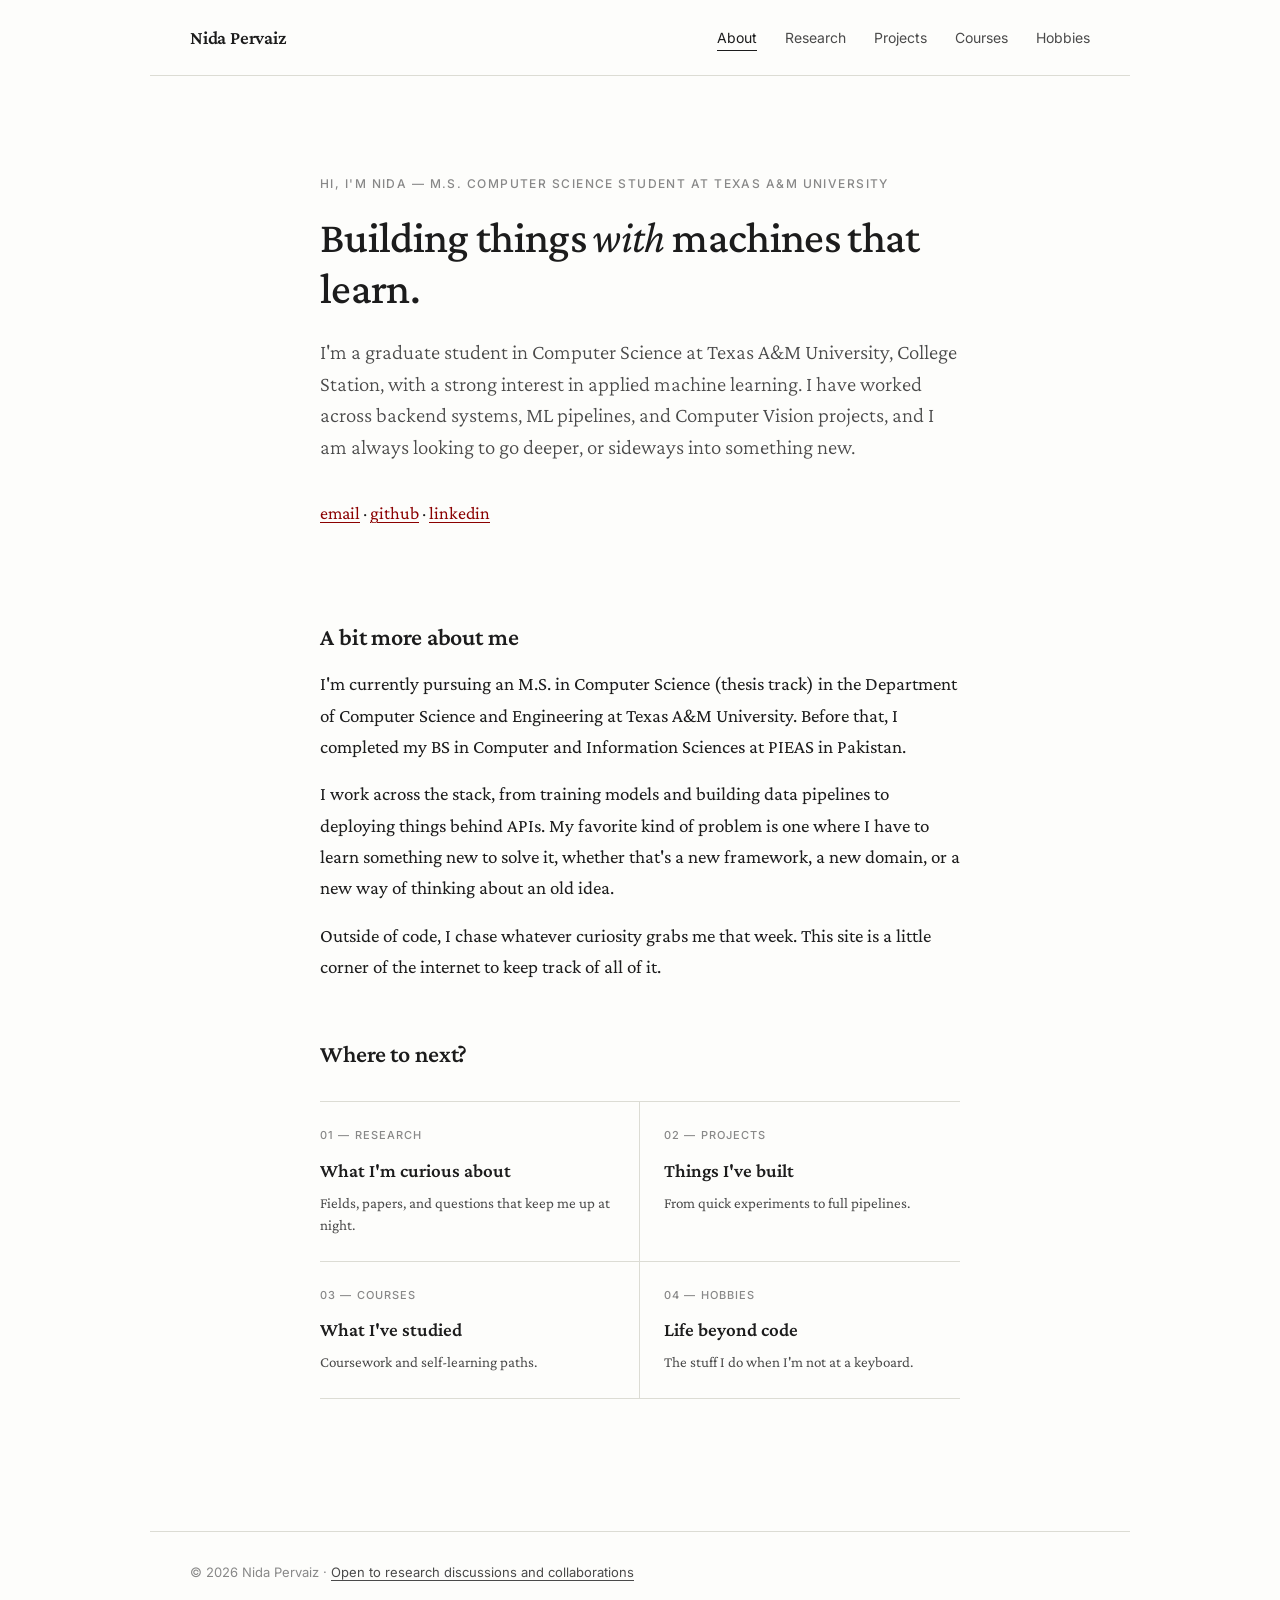
<file: index.html>
<!DOCTYPE html>
<html lang="en">
<head>
  <meta charset="UTF-8">
  <meta name="viewport" content="width=device-width, initial-scale=1.0">
  <title>Nida Pervaiz — AI Engineer</title>
  <link rel="stylesheet" href="styles.css">
</head>
<body>
  <nav class="nav">
    <a href="index.html" class="nav-logo"><span class="dot"></span> Nida Pervaiz</a>
    <ul class="nav-links">
      <li><a href="index.html" class="active">About</a></li>
      <li><a href="research.html">Research</a></li>
      <li><a href="projects.html">Projects</a></li>
      <li><a href="courses.html">Courses</a></li>
      <li><a href="hobbies.html">Hobbies</a></li>
    </ul>
  </nav>
  <main>
    <section class="hero">
      <div class="hero-grid">
        <div>
          <span class="eyebrow fade-up">Hi, I'm Nida — M.S. Computer Science student at Texas A&amp;M University</span>
          <h1 class="page-title fade-up">Building things <em>with</em> machines that learn.</h1>
          <p class="lead fade-up">I'm a graduate student in Computer Science at Texas A&amp;M University, College Station, with a strong interest in applied machine learning. I have worked across backend systems, ML pipelines, and Computer Vision projects, and I am always looking to go deeper, or sideways into something new.</p>
          <p class="fade-up" style="font-family: var(--font-mono); font-size: 18px;">
            <a href="mailto:nida-pervaiz@tamu.edu">email</a> ·
            <a href="https://github.com/nida-akhtar">github</a> ·
            <a href="https://linkedin.com/in/nidapakhtar">linkedin</a>
          </p>
        </div>
        <div class="hero-blob fade-up">N</div>
      </div>
    </section>
    <div class="marquee">
      <div class="marquee-track">
        <span>Machine Learning <span class="star">✦</span> Computer Vision <span class="star">✦</span> Backend Systems <span class="star">✦</span> Curiosity-driven <span class="star">✦</span> Always learning <span class="star">✦</span></span>
        <span>Machine Learning <span class="star">✦</span> Computer Vision <span class="star">✦</span> Backend Systems <span class="star">✦</span> Curiosity-driven <span class="star">✦</span> Always learning <span class="star">✦</span></span>
      </div>
    </div>
    <section>
      <h2>A bit more about me</h2>
      <p>I'm currently pursuing an M.S. in Computer Science (thesis track) in the Department of Computer Science and Engineering at Texas A&amp;M University. Before that, I completed my BS in Computer and Information Sciences at PIEAS in Pakistan.</p>
      <p>I work across the stack, from training models and building data pipelines to deploying things behind APIs. My favorite kind of problem is one where I have to learn something new to solve it, whether that's a new framework, a new domain, or a new way of thinking about an old idea.</p>
      <p>Outside of code, I chase whatever curiosity grabs me that week. This site is a little corner of the internet to keep track of all of it.</p>
    </section>
    <section>
      <h2>Where to next?</h2>
      <div class="card-grid">
        <a href="research.html" class="card" style="text-decoration:none;">
          <span class="tag">01 — Research</span>
          <h3>What I'm curious about</h3>
          <p>Fields, papers, and questions that keep me up at night.</p>
        </a>
        <a href="projects.html" class="card teal" style="text-decoration:none;">
          <span class="tag">02 — Projects</span>
          <h3>Things I've built</h3>
          <p>From quick experiments to full pipelines.</p>
        </a>
        <a href="courses.html" class="card yellow" style="text-decoration:none;">
          <span class="tag">03 — Courses</span>
          <h3>What I've studied</h3>
          <p>Coursework and self-learning paths.</p>
        </a>
        <a href="hobbies.html" class="card purple" style="text-decoration:none;">
          <span class="tag">04 — Hobbies</span>
          <h3>Life beyond code</h3>
          <p>The stuff I do when I'm not at a keyboard.</p>
        </a>
      </div>
    </section>
  </main>
  <footer>
    © 2026 Nida Pervaiz ·
    <a href="mailto:nida-pervaiz@tamu.edu">Open to research discussions and collaborations</a>
  </footer>
</body>
</html>
</file>
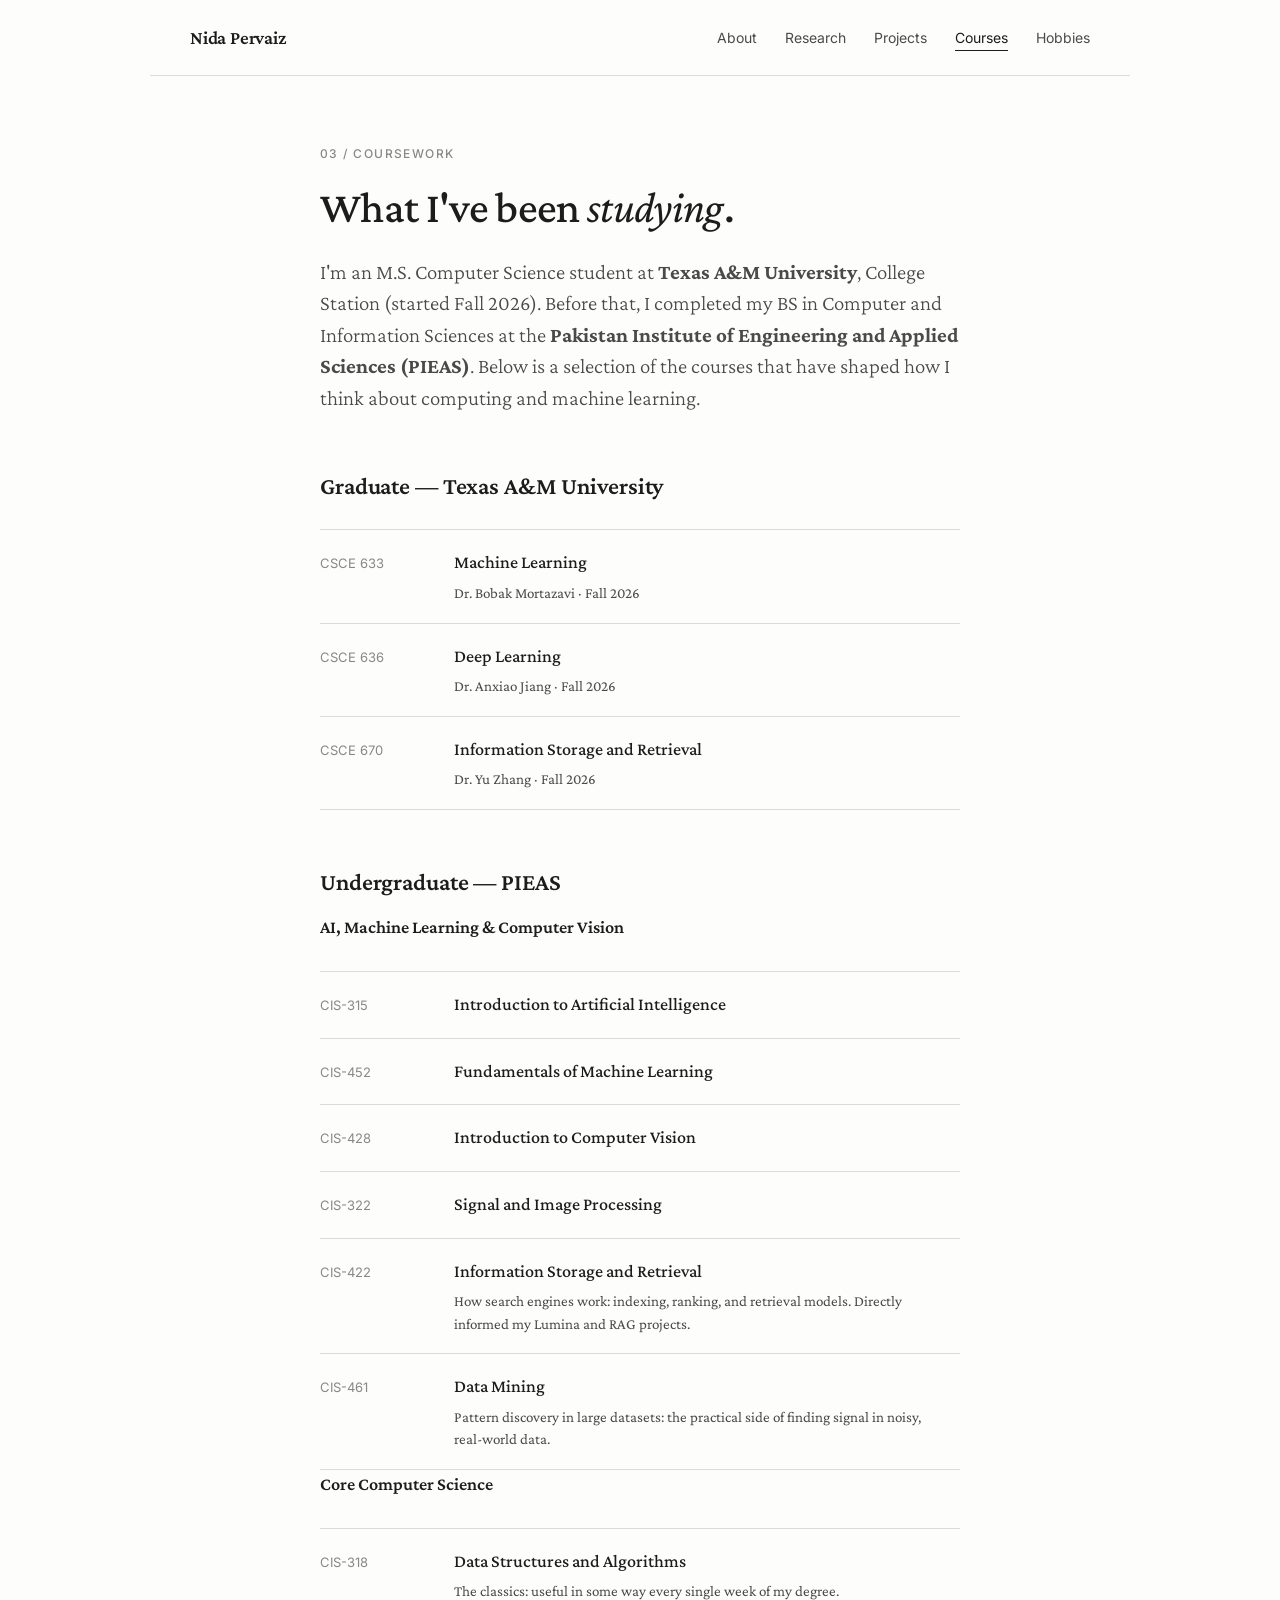
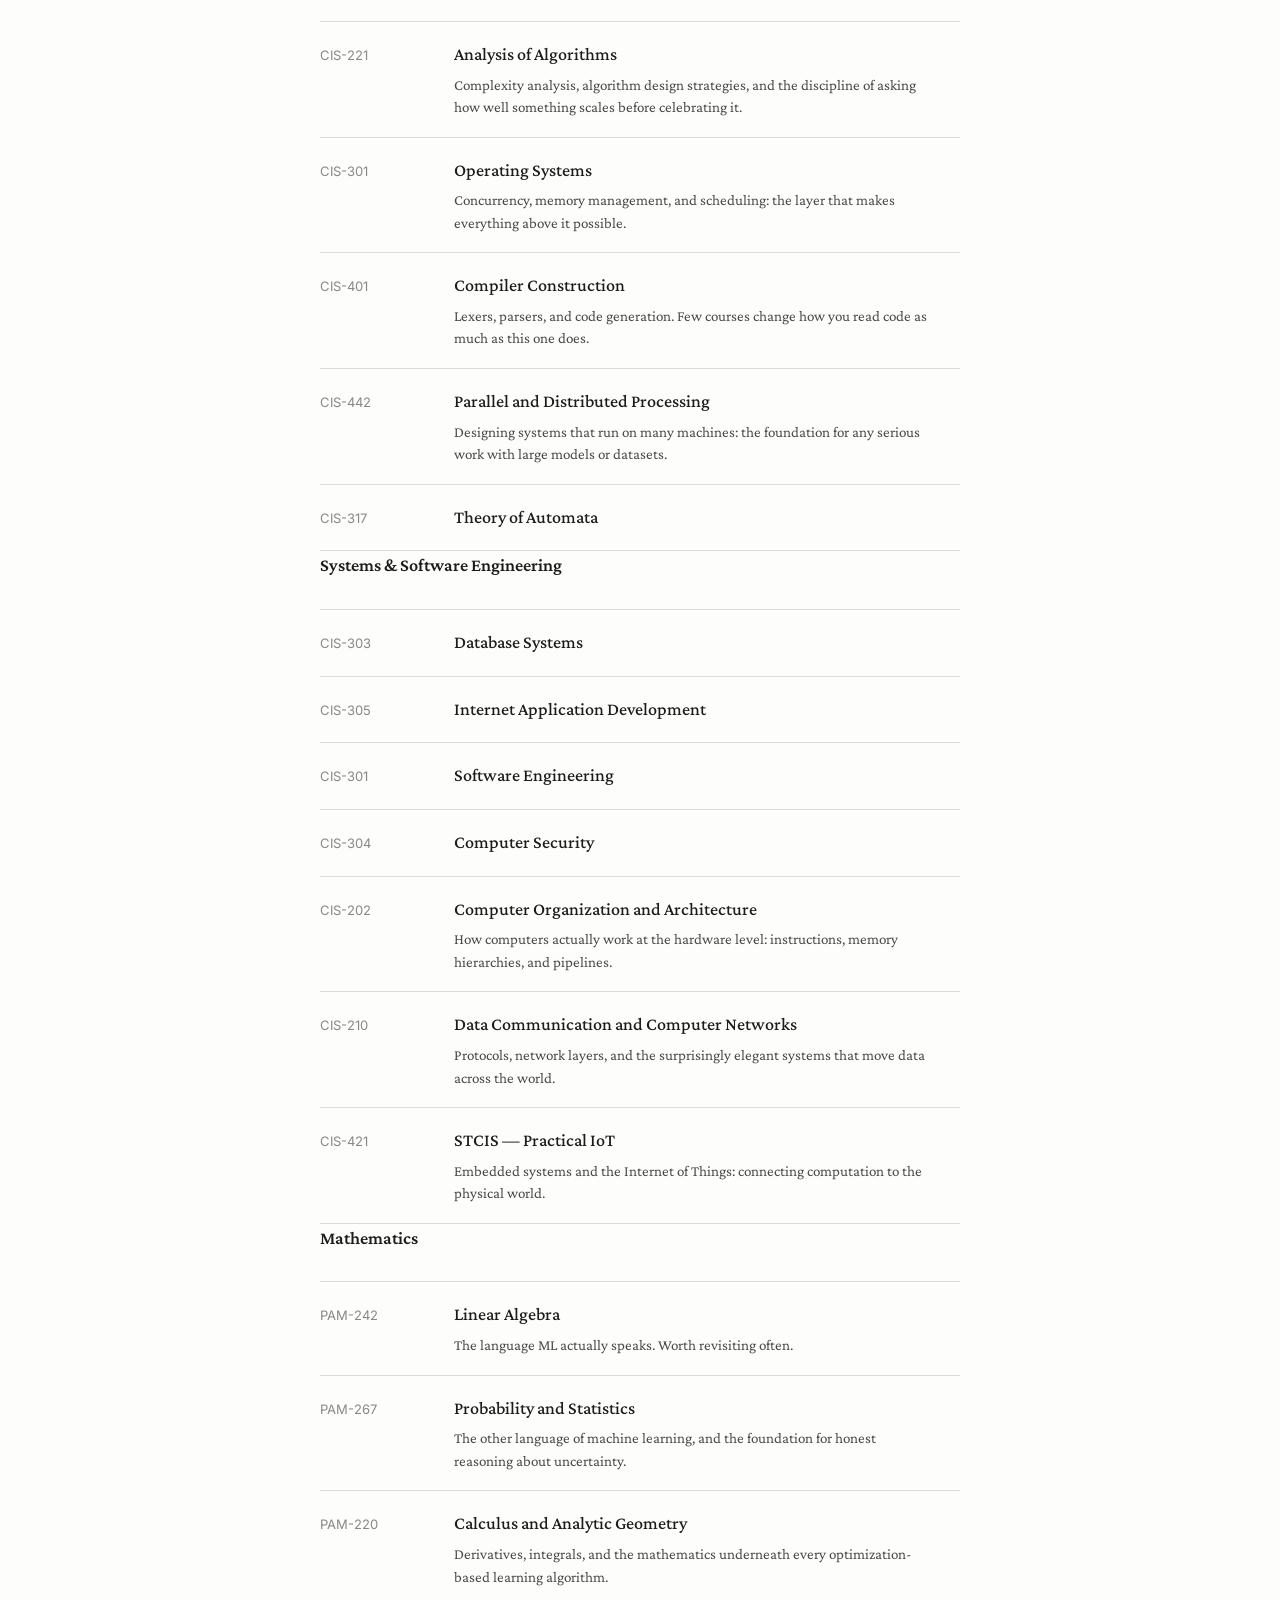
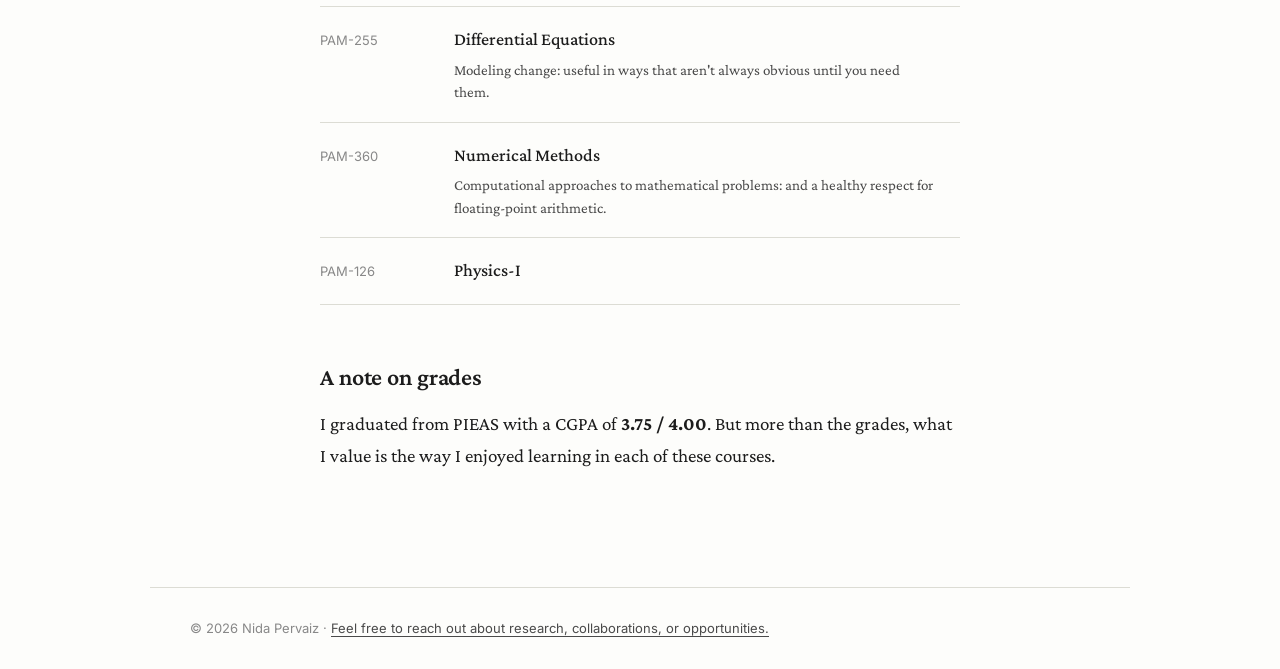
<file: courses.html>
<!DOCTYPE html>
<html lang="en">
<head>
  <meta charset="UTF-8">
  <meta name="viewport" content="width=device-width, initial-scale=1.0">
  <title>Courses — Nida Pervaiz</title>
  <link rel="stylesheet" href="styles.css">
</head>
<body>

  <nav class="nav">
    <a href="index.html" class="nav-logo"><span class="dot"></span> Nida Pervaiz</a>
    <ul class="nav-links">
      <li><a href="index.html">About</a></li>
      <li><a href="research.html">Research</a></li>
      <li><a href="projects.html">Projects</a></li>
      <li><a href="courses.html" class="active">Courses</a></li>
      <li><a href="hobbies.html">Hobbies</a></li>
    </ul>
  </nav>

  <main>
    <span class="eyebrow fade-up">03 / Coursework</span>
    <h1 class="page-title fade-up">What I've been <em>studying</em>.</h1>
    <p class="lead fade-up">I'm an M.S. Computer Science student at <strong>Texas A&amp;M University</strong>, College Station (started Fall 2026). Before that, I completed my BS in Computer and Information Sciences at the <strong>Pakistan Institute of Engineering and Applied Sciences (PIEAS)</strong>. Below is a selection of the courses that have shaped how I think about computing and machine learning.</p>

    <h2>Graduate — Texas A&amp;M University</h2>
    <div class="list-block fade-up">
      <div class="list-row">
        <div class="meta">CSCE 633</div>
        <div>
          <div class="title">Machine Learning</div>
          <div class="desc">Dr. Bobak Mortazavi · Fall 2026</div>
        </div>
      </div>
      <div class="list-row">
        <div class="meta">CSCE 636</div>
        <div>
          <div class="title">Deep Learning</div>
          <div class="desc">Dr. Anxiao Jiang · Fall 2026</div>
        </div>
      </div>
      <div class="list-row">
        <div class="meta">CSCE 670</div>
        <div>
          <div class="title">Information Storage and Retrieval</div>
          <div class="desc">Dr. Yu Zhang · Fall 2026</div>
        </div>
      </div>
    </div>

    <h2>Undergraduate — PIEAS</h2>

    <h3>AI, Machine Learning &amp; Computer Vision</h3>
    <div class="list-block">
      <div class="list-row">
        <div class="meta">CIS-315</div>
        <div>
          <div class="title">Introduction to Artificial Intelligence</div>
        </div>
      </div>
      <div class="list-row">
        <div class="meta">CIS-452</div>
        <div>
          <div class="title">Fundamentals of Machine Learning</div>
        </div>
      </div>
      <div class="list-row">
        <div class="meta">CIS-428</div>
        <div>
          <div class="title">Introduction to Computer Vision</div>
        </div>
      </div>
      <div class="list-row">
        <div class="meta">CIS-322</div>
        <div>
          <div class="title">Signal and Image Processing</div>
        </div>
      </div>
      <div class="list-row">
        <div class="meta">CIS-422</div>
        <div>
          <div class="title">Information Storage and Retrieval</div>
          <div class="desc">How search engines work: indexing, ranking, and retrieval models. Directly informed my Lumina and RAG projects.</div>
        </div>
      </div>
      <div class="list-row">
        <div class="meta">CIS-461</div>
        <div>
          <div class="title">Data Mining</div>
          <div class="desc">Pattern discovery in large datasets: the practical side of finding signal in noisy, real-world data.</div>
        </div>
      </div>
    </div>

    <h3>Core Computer Science</h3>
    <div class="list-block">
      <div class="list-row">
        <div class="meta">CIS-318</div>
        <div>
          <div class="title">Data Structures and Algorithms</div>
          <div class="desc">The classics: useful in some way every single week of my degree.</div>
        </div>
      </div>
      <div class="list-row">
        <div class="meta">CIS-221</div>
        <div>
          <div class="title">Analysis of Algorithms</div>
          <div class="desc">Complexity analysis, algorithm design strategies, and the discipline of asking how well something scales before celebrating it.</div>
        </div>
      </div>
      <div class="list-row">
        <div class="meta">CIS-301</div>
        <div>
          <div class="title">Operating Systems</div>
          <div class="desc">Concurrency, memory management, and scheduling: the layer that makes everything above it possible.</div>
        </div>
      </div>
      <div class="list-row">
        <div class="meta">CIS-401</div>
        <div>
          <div class="title">Compiler Construction</div>
          <div class="desc">Lexers, parsers, and code generation. Few courses change how you read code as much as this one does.</div>
        </div>
      </div>
      <div class="list-row">
        <div class="meta">CIS-442</div>
        <div>
          <div class="title">Parallel and Distributed Processing</div>
          <div class="desc">Designing systems that run on many machines: the foundation for any serious work with large models or datasets.</div>
        </div>
      </div>
      <div class="list-row">
        <div class="meta">CIS-317</div>
        <div>
          <div class="title">Theory of Automata</div>
        </div>
      </div>
    </div>

    <h3>Systems &amp; Software Engineering</h3>
    <div class="list-block">
      <div class="list-row">
        <div class="meta">CIS-303</div>
        <div>
          <div class="title">Database Systems</div>
        </div>
      </div>
      <div class="list-row">
        <div class="meta">CIS-305</div>
        <div>
          <div class="title">Internet Application Development</div>
        </div>
      </div>
      <div class="list-row">
        <div class="meta">CIS-301</div>
        <div>
          <div class="title">Software Engineering</div>
        </div>
      </div>
      <div class="list-row">
        <div class="meta">CIS-304</div>
        <div>
          <div class="title">Computer Security</div>
        </div>
      </div>
      <div class="list-row">
        <div class="meta">CIS-202</div>
        <div>
          <div class="title">Computer Organization and Architecture</div>
          <div class="desc">How computers actually work at the hardware level: instructions, memory hierarchies, and pipelines.</div>
        </div>
      </div>
      <div class="list-row">
        <div class="meta">CIS-210</div>
        <div>
          <div class="title">Data Communication and Computer Networks</div>
          <div class="desc">Protocols, network layers, and the surprisingly elegant systems that move data across the world.</div>
        </div>
      </div>
      <div class="list-row">
        <div class="meta">CIS-421</div>
        <div>
          <div class="title">STCIS — Practical IoT</div>
          <div class="desc">Embedded systems and the Internet of Things: connecting computation to the physical world.</div>
        </div>
      </div>
    </div>

    <h3>Mathematics</h3>
    <div class="list-block">
      <div class="list-row">
        <div class="meta">PAM-242</div>
        <div>
          <div class="title">Linear Algebra</div>
          <div class="desc">The language ML actually speaks. Worth revisiting often.</div>
        </div>
      </div>
      <div class="list-row">
        <div class="meta">PAM-267</div>
        <div>
          <div class="title">Probability and Statistics</div>
          <div class="desc">The other language of machine learning, and the foundation for honest reasoning about uncertainty.</div>
        </div>
      </div>
      <div class="list-row">
        <div class="meta">PAM-220</div>
        <div>
          <div class="title">Calculus and Analytic Geometry</div>
          <div class="desc">Derivatives, integrals, and the mathematics underneath every optimization-based learning algorithm.</div>
        </div>
      </div>
      <div class="list-row">
        <div class="meta">PAM-255</div>
        <div>
          <div class="title">Differential Equations</div>
          <div class="desc">Modeling change: useful in ways that aren't always obvious until you need them.</div>
        </div>
      </div>
      <div class="list-row">
        <div class="meta">PAM-360</div>
        <div>
          <div class="title">Numerical Methods</div>
          <div class="desc">Computational approaches to mathematical problems: and a healthy respect for floating-point arithmetic.</div>
        </div>
      </div>
      <div class="list-row">
        <div class="meta">PAM-126</div>
        <div>
          <div class="title">Physics-I</div>
        </div>
      </div>
    </div>

    <h2>A note on grades</h2>
    <p>I graduated from PIEAS with a CGPA of <strong>3.75 / 4.00</strong>. But more than the grades, what I value is the way I enjoyed learning in each of these courses.</p>
  </main>

  <footer>
    © 2026 Nida Pervaiz ·
    <a href="mailto:nida-pervaiz@tamu.edu">Feel free to reach out about research, collaborations, or opportunities.</a>
  </footer>

</body>
</html>
</file>
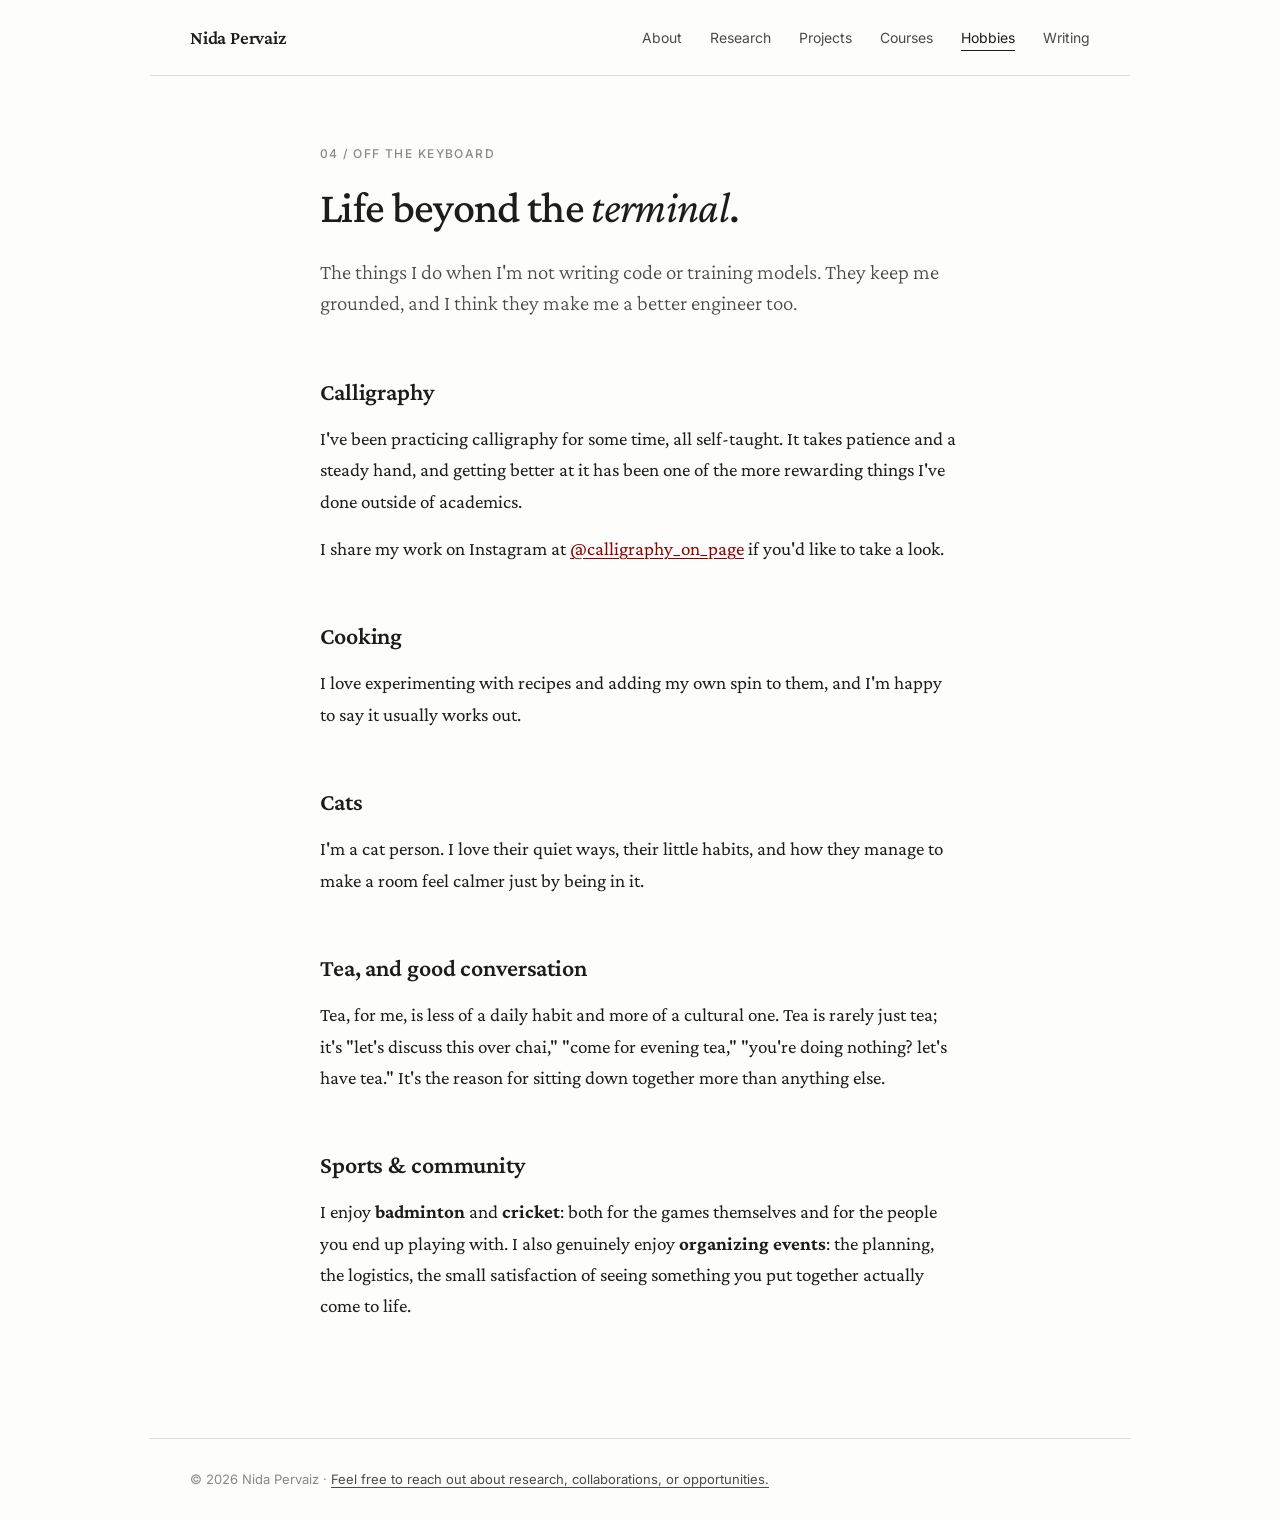
<file: hobbies.html>
<!DOCTYPE html>
<html lang="en">
<head>
  <meta charset="UTF-8">
  <meta name="viewport" content="width=device-width, initial-scale=1.0">
  <title>Hobbies — Nida Pervaiz</title>
  <link rel="stylesheet" href="styles.css">
</head>
<body>

  <nav class="nav">
    <a href="index.html" class="nav-logo"><span class="dot"></span> Nida Pervaiz</a>
    <ul class="nav-links">
      <li><a href="index.html">About</a></li>
      <li><a href="research.html">Research</a></li>
      <li><a href="projects.html">Projects</a></li>
      <li><a href="courses.html">Courses</a></li>
      <li><a href="hobbies.html" class="active">Hobbies</a></li>
      <li><a href="writing.html">Writing</a></li>
    </ul>
  </nav>

  <main>
    <span class="eyebrow fade-up">04 / Off the keyboard</span>
    <h1 class="page-title fade-up">Life beyond the <em>terminal</em>.</h1>
    <p class="lead fade-up">The things I do when I'm not writing code or training models. They keep me grounded, and I think they make me a better engineer too.</p>

    <h2>Calligraphy</h2>
    <p> I've been practicing calligraphy for some time, all self-taught. It takes patience and a steady hand, and getting better at it has been one of the more rewarding things I've done outside of academics. </p>
    <p>I share my work on Instagram at <a href="https://www.instagram.com/calligraphy_on_page">@calligraphy_on_page</a> if you'd like to take a look.</p>

    <h2>Cooking</h2>
    <p> I love experimenting with recipes and adding my own spin to them, and I'm happy to say it usually works out.</p>

    <h2>Cats</h2>
    <p>I'm a cat person. I love their quiet ways, their little habits, and how they manage to make a room feel calmer just by being in it.</p>

    <h2>Tea, and good conversation</h2>
    <p>Tea, for me, is less of a daily habit and more of a cultural one. Tea is rarely just tea; it's "let's discuss this over chai," "come for evening tea," "you're doing nothing? let's have tea." It's the reason for sitting down together more than anything else.</p>

    <h2>Sports & community</h2>
    <p>I enjoy <strong>badminton</strong> and <strong>cricket</strong>: both for the games themselves and for the people you end up playing with. I also genuinely enjoy <strong>organizing events</strong>: the planning, the logistics, the small satisfaction of seeing something you put together actually come to life.</p>

  
  </main>

  <footer>
    © 2026 Nida Pervaiz · 
    <a href="mailto:nidapervaiz17@gmail.com">Feel free to reach out about research, collaborations, or opportunities.</a>
  </footer>

</body>
</html>
</file>
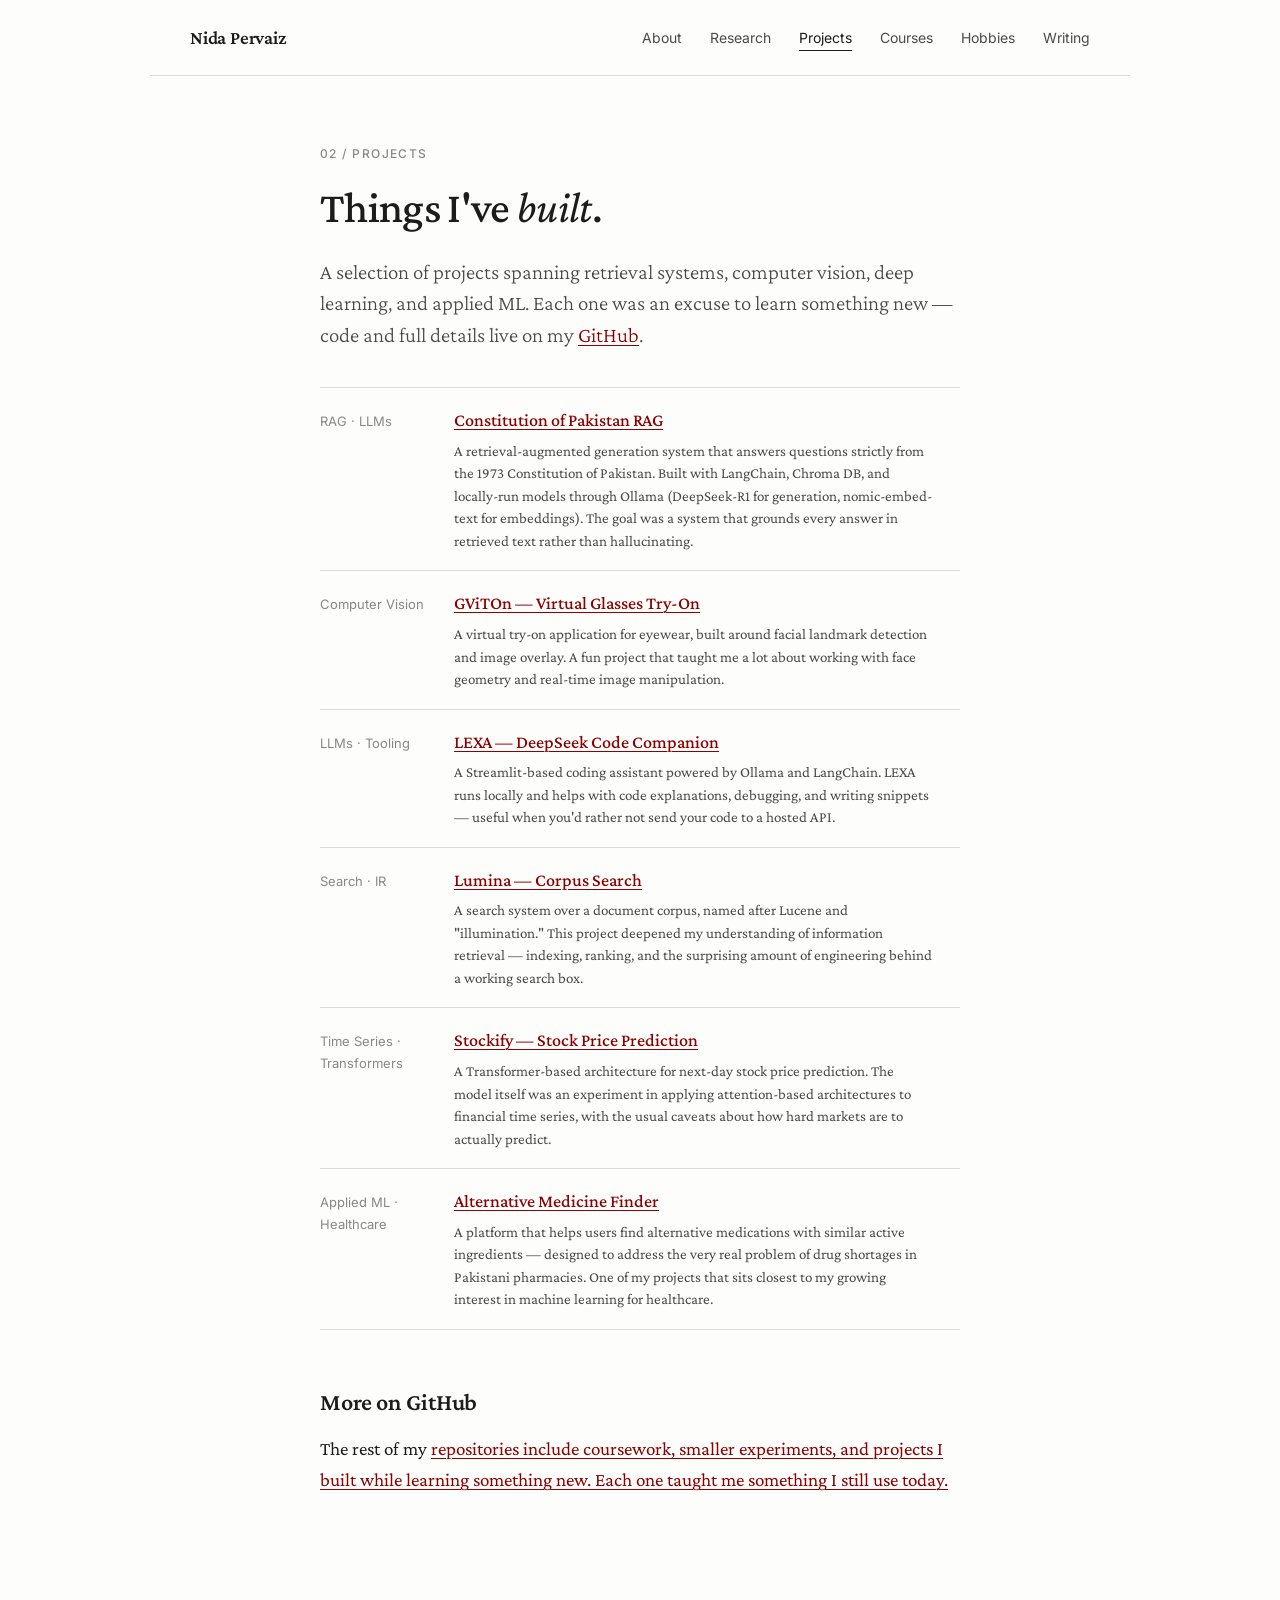
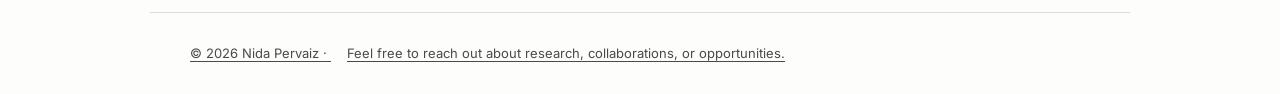
<file: projects.html>
<!DOCTYPE html>
<html lang="en">
<head>
  <meta charset="UTF-8">
  <meta name="viewport" content="width=device-width, initial-scale=1.0">
  <title>Projects — Nida Pervaiz</title>
  <link rel="stylesheet" href="styles.css">
</head>
<body>

  <nav class="nav">
    <a href="index.html" class="nav-logo"><span class="dot"></span> Nida Pervaiz</a>
    <ul class="nav-links">
      <li><a href="index.html">About</a></li>
      <li><a href="research.html">Research</a></li>
      <li><a href="projects.html" class="active">Projects</a></li>
      <li><a href="courses.html">Courses</a></li>
      <li><a href="hobbies.html">Hobbies</a></li>
      <li><a href="writing.html">Writing</a></li>
    </ul>
  </nav>

  <main>
    <span class="eyebrow fade-up">02 / Projects</span>
    <h1 class="page-title fade-up">Things I've <em>built</em>.</h1>
    <p class="lead fade-up">A selection of projects spanning retrieval systems, computer vision, deep learning, and applied ML. Each one was an excuse to learn something new — code and full details live on my <a href="https://github.com/nida-akhtar">GitHub</a>.</p>

    <div class="list-block fade-up">

      <div class="list-row">
        <div class="meta">RAG · LLMs</div>
        <div>
          <div class="title"><a href="https://github.com/nida-akhtar/ConstitutionOfPakistanRAG">Constitution of Pakistan RAG</a></div>
          <div class="desc">A retrieval-augmented generation system that answers questions strictly from the 1973 Constitution of Pakistan. Built with LangChain, Chroma DB, and locally-run models through Ollama (DeepSeek-R1 for generation, nomic-embed-text for embeddings). The goal was a system that grounds every answer in retrieved text rather than hallucinating.</div>
        </div>
      </div>

      <div class="list-row">
        <div class="meta">Computer Vision</div>
        <div>
          <div class="title"><a href="https://github.com/nida-akhtar/GViTOn">GViTOn — Virtual Glasses Try-On</a></div>
          <div class="desc">A virtual try-on application for eyewear, built around facial landmark detection and image overlay. A fun project that taught me a lot about working with face geometry and real-time image manipulation.</div>
        </div>
      </div>

      <div class="list-row">
        <div class="meta">LLMs · Tooling</div>
        <div>
          <div class="title"><a href="https://github.com/nida-akhtar/LEXA-DeepSeekCodeCompanion">LEXA — DeepSeek Code Companion</a></div>
          <div class="desc">A Streamlit-based coding assistant powered by Ollama and LangChain. LEXA runs locally and helps with code explanations, debugging, and writing snippets — useful when you'd rather not send your code to a hosted API.</div>
        </div>
      </div>

      <div class="list-row">
        <div class="meta">Search · IR</div>
        <div>
          <div class="title"><a href="https://github.com/nida-akhtar/Lumina">Lumina — Corpus Search</a></div>
          <div class="desc">A search system over a document corpus, named after Lucene and "illumination." This project deepened my understanding of information retrieval — indexing, ranking, and the surprising amount of engineering behind a working search box.</div>
        </div>
      </div>

      <div class="list-row">
        <div class="meta">Time Series · Transformers</div>
        <div>
          <div class="title"><a href="https://github.com/nida-akhtar/Stockify">Stockify — Stock Price Prediction</a></div>
          <div class="desc">A Transformer-based architecture for next-day stock price prediction. The model itself was an experiment in applying attention-based architectures to financial time series, with the usual caveats about how hard markets are to actually predict.</div>
        </div>
      </div>

      <div class="list-row">
        <div class="meta">Applied ML · Healthcare</div>
        <div>
          <div class="title"><a href="https://github.com/nida-akhtar/Alternative_Medicine_Finder">Alternative Medicine Finder</a></div>
          <div class="desc">A platform that helps users find alternative medications with similar active ingredients — designed to address the very real problem of drug shortages in Pakistani pharmacies. One of my projects that sits closest to my growing interest in machine learning for healthcare.</div>
        </div>
      </div>

    </div>

    <h2>More on GitHub</h2>
    <p>The rest of my <a href="https://github.com/nida-akhtar?tab=repositories">repositories include coursework, smaller experiments, and projects I built while learning something new. Each one taught me something I still use today.</p>
  </main>

  <footer>
    © 2026 Nida Pervaiz · 
    <a href="mailto:nidapervaiz17@gmail.com">Feel free to reach out about research, collaborations, or opportunities.</a>
  </footer>

</body>
</html>
</file>
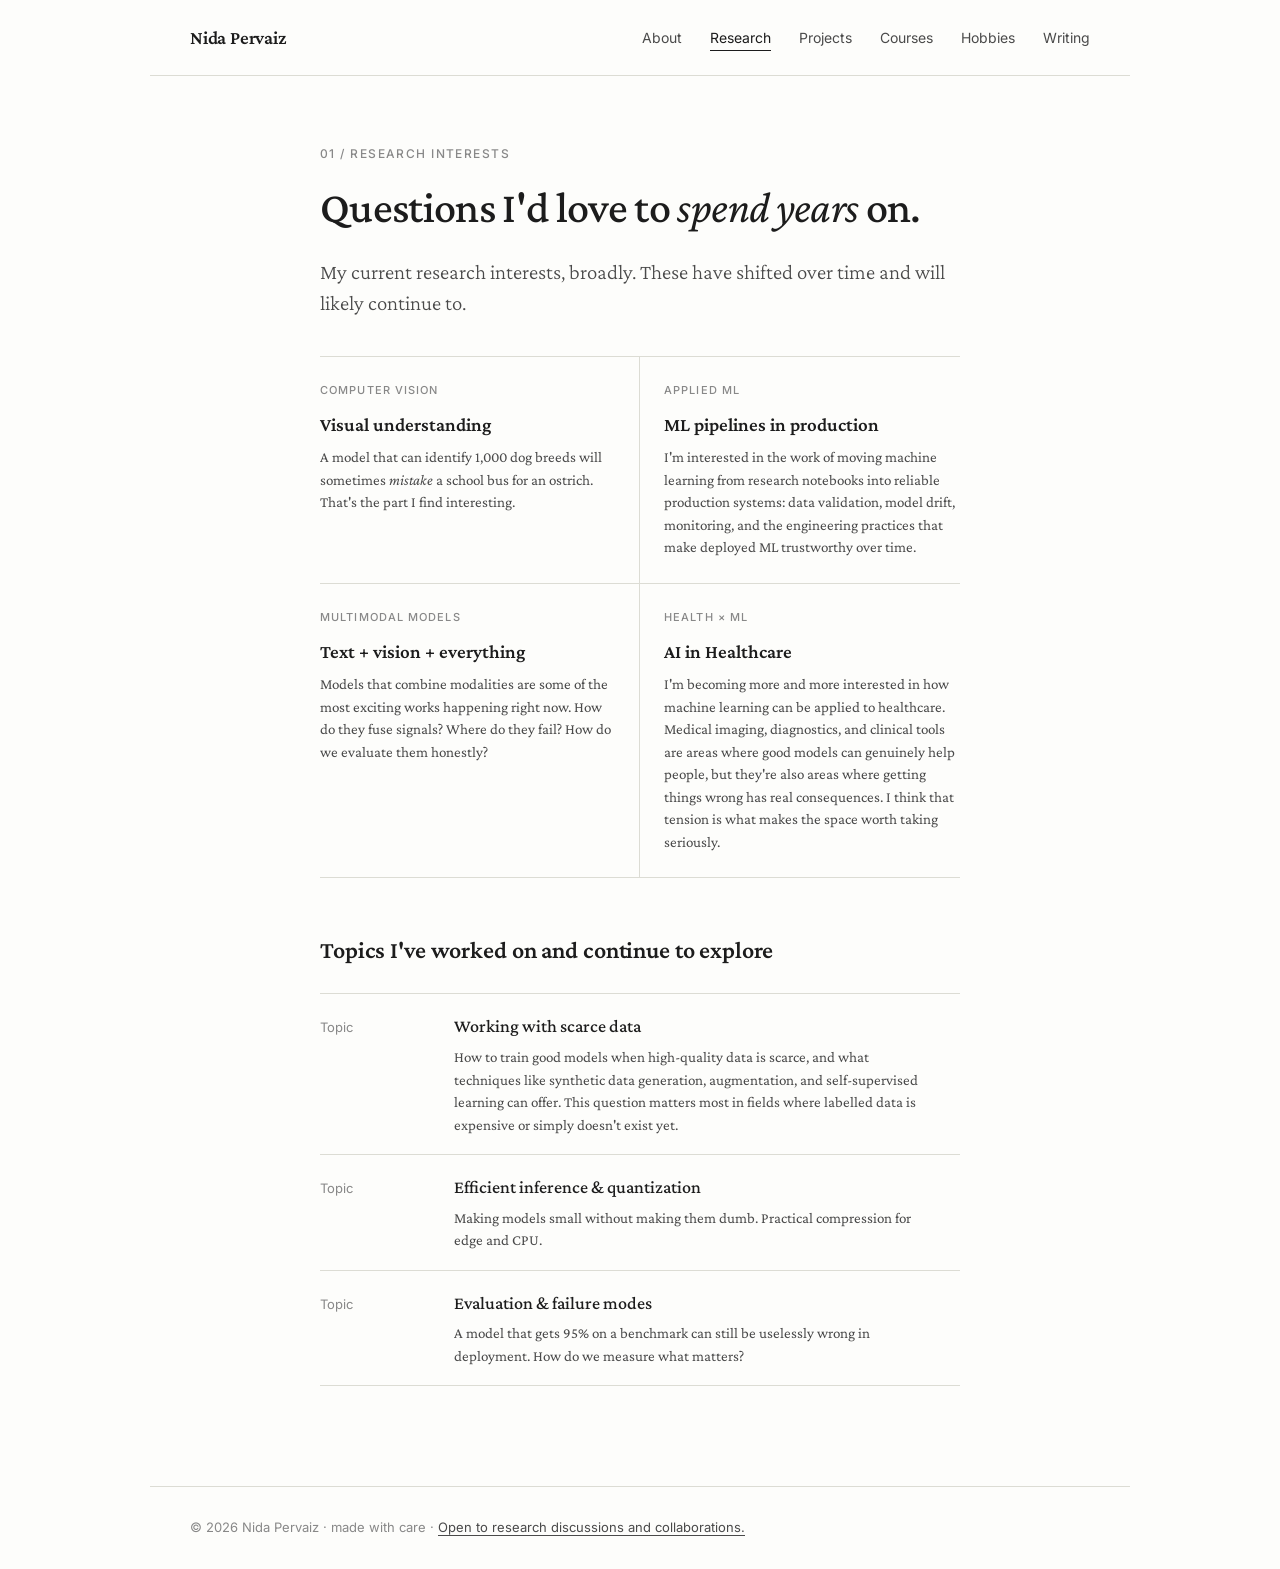
<file: research.html>
<!DOCTYPE html>
<html lang="en">
<head>
  <meta charset="UTF-8">
  <meta name="viewport" content="width=device-width, initial-scale=1.0">
  <title>Research — Nida Pervaiz</title>
  <link rel="stylesheet" href="styles.css">
</head>
<body>

  <nav class="nav">
    <a href="index.html" class="nav-logo"><span class="dot"></span> Nida Pervaiz</a>
    <ul class="nav-links">
      <li><a href="index.html">About</a></li>
      <li><a href="research.html" class="active">Research</a></li>
      <li><a href="projects.html">Projects</a></li>
      <li><a href="courses.html">Courses</a></li>
      <li><a href="hobbies.html">Hobbies</a></li>
      <li><a href="writing.html">Writing</a></li>
    </ul>
  </nav>

  <main>
    <span class="eyebrow fade-up">01 / Research Interests</span>
    <h1 class="page-title fade-up">Questions I'd love to <em>spend years</em> on.</h1>
    <p class="lead fade-up">My current research interests, broadly. These have shifted over time and will likely continue to.</p>

    <div class="card-grid fade-up">
      <div class="card">
        <span class="tag">Computer Vision</span>
        <h3>Visual understanding</h3>
        <p>A model that can identify 1,000 dog breeds will sometimes <em>mistake</em> a school bus for an ostrich. That's the part I find interesting. </p>
      </div>

      <div class="card teal">
        <span class="tag">Applied ML</span>
        <h3>ML pipelines in production</h3>
        <p>I'm interested in the work of moving machine learning from research notebooks into reliable production systems: data validation, model drift, monitoring, and the engineering practices that make deployed ML trustworthy over time.</p>
      </div>

      <div class="card purple">
        <span class="tag">Multimodal Models</span>
        <h3>Text + vision + everything</h3>
        <p>Models that combine modalities are some of the most exciting works happening right now. How do they fuse signals? Where do they fail? How do we evaluate them honestly?</p>
      </div>

      <div class="card yellow">
        <span class="tag">Health × ML</span>
        <h3>AI in Healthcare</h3>
        <p>I'm becoming more and more interested in how machine learning can be applied to healthcare. Medical imaging, diagnostics, and clinical tools are areas where good models can genuinely help people, but they're also areas where getting things wrong has real consequences. I think that tension is what makes the space worth taking seriously.</p>
      </div>
    </div>

    <h2>Topics I've worked on and continue to explore</h2>
    <div class="list-block">
      <div class="list-row">
        <div class="meta">Topic</div>
        <div>
          <div class="title">Working with scarce data</div>
          <div class="desc">How to train good models when high-quality data is scarce, and what techniques like synthetic data generation, augmentation, and self-supervised learning can offer. This question matters most in fields where labelled data is expensive or simply doesn't exist yet.</div>
        </div>
        
      </div>
      <div class="list-row">
        <div class="meta">Topic</div>
        <div>
          <div class="title">Efficient inference & quantization</div>
          <div class="desc">Making models small without making them dumb. Practical compression for edge and CPU. </div>
        </div>
        
      </div>
      <div class="list-row">
        <div class="meta">Topic</div>
        <div>
          <div class="title">Evaluation & failure modes</div>
          <div class="desc">A model that gets 95% on a benchmark can still be uselessly wrong in deployment. How do we measure what matters?</div>
        </div>
    
      </div>
      
    </div>

    
  </main>

  <footer>
    © 2026 Nida Pervaiz · made with care ·
    <a href="mailto:nidapervaiz17@gmail.com">Open to research discussions and collaborations. </a>
  </footer>

</body>
</html>
</file>
<file: styles.css>
/* ============================================
   Nida Pervaiz — personal site
   Academic style: clean, serif, restrained
   ============================================ */

@import url('https://fonts.googleapis.com/css2?family=Crimson+Pro:ital,wght@0,300..700;1,300..700&family=Inter:wght@400;500;600&display=swap');

:root {
  --bg: #FDFDFB;
  --paper: #FFFFFF;
  --ink: #1C1C1C;
  --ink-soft: #4A4A4A;
  --ink-faded: #888888;

  --accent: #8B0000;        /* deep maroon — the only real color */
  --line: #DCDCD4;
  --line-soft: #EFEFE9;

  --font-serif: 'Crimson Pro', Georgia, 'Times New Roman', serif;
  --font-sans: 'Inter', -apple-system, BlinkMacSystemFont, sans-serif;

  --max-width: 720px;
}

* { box-sizing: border-box; margin: 0; padding: 0; }

html { scroll-behavior: smooth; }

body {
  font-family: var(--font-serif);
  background: var(--bg);
  color: var(--ink);
  font-size: 19px;
  line-height: 1.65;
  min-height: 100vh;
  -webkit-font-smoothing: antialiased;
  -moz-osx-font-smoothing: grayscale;
}

/* ============ NAV ============ */
.nav {
  border-bottom: 1px solid var(--line);
  padding: 22px 40px;
  display: flex;
  align-items: center;
  justify-content: space-between;
  background: var(--bg);
  max-width: 980px;
  margin: 0 auto;
}

.nav-logo {
  font-family: var(--font-serif);
  font-weight: 600;
  font-size: 19px;
  letter-spacing: -0.01em;
  text-decoration: none;
  color: var(--ink);
}

.nav-logo .dot { display: none; }

.nav-links {
  display: flex;
  gap: 28px;
  list-style: none;
  font-family: var(--font-sans);
  font-size: 14px;
  font-weight: 400;
}
.nav-links a {
  text-decoration: none;
  color: var(--ink-soft);
  padding: 4px 0;
  border-bottom: 1px solid transparent;
  transition: color 0.15s ease, border-color 0.15s ease;
}
.nav-links a:hover { color: var(--ink); }
.nav-links a.active {
  color: var(--ink);
  border-bottom-color: var(--ink);
}

/* ============ LAYOUT ============ */
main {
  max-width: var(--max-width);
  margin: 0 auto;
  padding: 60px 40px 100px;
}

.eyebrow {
  font-family: var(--font-sans);
  font-size: 12px;
  letter-spacing: 0.12em;
  text-transform: uppercase;
  color: var(--ink-faded);
  margin-bottom: 18px;
  display: inline-block;
  font-weight: 500;
}

h1.page-title {
  font-family: var(--font-serif);
  font-weight: 500;
  font-size: 44px;
  line-height: 1.15;
  letter-spacing: -0.015em;
  margin-bottom: 24px;
  color: var(--ink);
}
h1.page-title em {
  font-style: italic;
  font-weight: 400;
  color: var(--ink);
}

h2 {
  font-family: var(--font-serif);
  font-weight: 600;
  font-size: 24px;
  letter-spacing: -0.005em;
  margin: 56px 0 16px;
  line-height: 1.3;
  color: var(--ink);
}

h3 {
  font-family: var(--font-serif);
  font-weight: 600;
  font-size: 18px;
  margin-bottom: 6px;
  color: var(--ink);
}

p {
  margin-bottom: 16px;
  max-width: 65ch;
  color: var(--ink);
}

a {
  color: var(--accent);
  text-decoration: underline;
  text-decoration-thickness: 1px;
  text-underline-offset: 3px;
  transition: opacity 0.15s ease;
}
a:hover { opacity: 0.7; }

.lead {
  font-size: 21px;
  line-height: 1.5;
  color: var(--ink-soft);
  max-width: 60ch;
  margin-bottom: 36px;
  font-weight: 300;
}

/* ============ HOME HERO (simplified) ============ */
.hero {
  padding: 30px 0 20px;
}
.hero-grid {
  display: block;
}
.hero-blob {
  display: none;
}

/* ============ MARQUEE removed ============ */
.marquee { display: none; }

/* ============ CARDS — restrained ============ */
.card-grid {
  display: grid;
  grid-template-columns: 1fr 1fr;
  gap: 0;
  margin: 32px 0;
  border-top: 1px solid var(--line);
}

.card {
  background: transparent;
  border: none;
  border-bottom: 1px solid var(--line);
  border-right: 1px solid var(--line);
  border-radius: 0;
  padding: 24px 24px 24px 0;
  box-shadow: none;
  text-decoration: none !important;
  color: var(--ink) !important;
  transition: background 0.2s ease;
}
.card:nth-child(2n) { border-right: none; padding-right: 0; padding-left: 24px; }
.card:hover {
  background: var(--line-soft);
  transform: none;
  box-shadow: none;
}
.card .tag {
  font-family: var(--font-sans);
  font-size: 11px;
  font-weight: 500;
  letter-spacing: 0.1em;
  text-transform: uppercase;
  color: var(--ink-faded);
  background: transparent !important;
  padding: 0;
  border-radius: 0;
  display: block;
  margin-bottom: 10px;
}
.card.teal .tag,
.card.purple .tag,
.card.yellow .tag { background: transparent !important; }

.card h3 {
  font-size: 19px;
  margin-bottom: 6px;
}
.card p {
  font-size: 15px;
  color: var(--ink-soft);
  margin: 0;
  line-height: 1.5;
}

/* ============ LISTS ============ */
.list-block {
  border-top: 1px solid var(--line);
  margin-top: 28px;
}
.list-row {
  display: grid;
  grid-template-columns: 110px 1fr auto;
  gap: 24px;
  padding: 18px 0;
  border-bottom: 1px solid var(--line);
  align-items: baseline;
  transition: none;
}
.list-row:hover {
  padding-left: 0;
  background: transparent;
}
.list-row .meta {
  font-family: var(--font-sans);
  font-size: 13px;
  color: var(--ink-faded);
  font-weight: 400;
}
.list-row .title {
  font-family: var(--font-serif);
  font-size: 18px;
  font-weight: 500;
  color: var(--ink);
}
.list-row .desc {
  font-size: 15px;
  color: var(--ink-soft);
  margin-top: 4px;
  max-width: 60ch;
  line-height: 1.5;
}
.list-row .badge {
  font-family: var(--font-sans);
  font-size: 12px;
  padding: 0;
  border: none;
  border-radius: 0;
  white-space: nowrap;
  color: var(--ink-faded);
  font-weight: 400;
}

/* ============ FACTS — minimal ============ */
.facts {
  display: grid;
  grid-template-columns: repeat(auto-fit, minmax(140px, 1fr));
  gap: 20px;
  margin: 32px 0;
  border-top: 1px solid var(--line);
  border-bottom: 1px solid var(--line);
  padding: 24px 0;
}
.fact {
  border: none;
  border-radius: 0;
  padding: 0;
  background: transparent;
}
.fact .num {
  font-family: var(--font-serif);
  font-style: italic;
  font-size: 32px;
  font-weight: 500;
  line-height: 1;
  color: var(--ink);
  display: block;
  margin-bottom: 6px;
}
.fact .label {
  font-family: var(--font-sans);
  font-size: 11px;
  text-transform: uppercase;
  letter-spacing: 0.1em;
  color: var(--ink-faded);
}

/* ============ HOBBIES — minimal grid ============ */
.hobby-grid {
  display: grid;
  grid-template-columns: repeat(auto-fit, minmax(220px, 1fr));
  gap: 0;
  margin-top: 32px;
  border-top: 1px solid var(--line);
  border-left: 1px solid var(--line);
}
.hobby {
  aspect-ratio: auto;
  border: none;
  border-right: 1px solid var(--line);
  border-bottom: 1px solid var(--line);
  border-radius: 0;
  padding: 24px;
  display: flex;
  flex-direction: column;
  gap: 12px;
  transition: background 0.2s ease;
  box-shadow: none;
  background: transparent !important;
  color: var(--ink) !important;
}
.hobby:hover {
  transform: none;
  background: var(--line-soft) !important;
}
.hobby:nth-child(2n):hover { transform: none; }

.hobby .emoji { font-size: 26px; line-height: 1; }
.hobby h3 { margin: 0; font-size: 17px; }
.hobby p {
  font-size: 14px;
  color: var(--ink-soft) !important;
  margin: 0;
  line-height: 1.5;
}

.hobby.h1, .hobby.h2, .hobby.h3,
.hobby.h4, .hobby.h5, .hobby.h6 {
  background: transparent !important;
  color: var(--ink) !important;
}
.hobby.h1 p, .hobby.h2 p, .hobby.h3 p,
.hobby.h4 p, .hobby.h5 p, .hobby.h6 p {
  color: var(--ink-soft) !important;
}

/* ============ BLOG ============ */
.post-list .list-row { grid-template-columns: 130px 1fr; }
.post-list .meta { color: var(--ink-faded); font-weight: 400; }

/* ============ FOOTER ============ */
footer {
  border-top: 1px solid var(--line);
  padding: 30px 40px;
  text-align: left;
  font-family: var(--font-sans);
  font-size: 13px;
  color: var(--ink-faded);
  max-width: 980px;
  margin: 0 auto;
}
footer a {
  color: var(--ink-soft);
  margin-right: 16px;
  margin-left: 0;
}

/* ============ ANIMATIONS — gentle ============ */
.fade-up {
  animation: fadeIn 0.4s ease-out backwards;
}
.fade-up:nth-child(1) { animation-delay: 0.0s; }
.fade-up:nth-child(2) { animation-delay: 0.05s; }
.fade-up:nth-child(3) { animation-delay: 0.1s; }
.fade-up:nth-child(4) { animation-delay: 0.15s; }
.fade-up:nth-child(5) { animation-delay: 0.2s; }
@keyframes fadeIn {
  from { opacity: 0; }
  to   { opacity: 1; }
}

/* ============ RESPONSIVE ============ */
@media (max-width: 720px) {
  .nav {
    padding: 18px 24px;
    flex-direction: column;
    gap: 16px;
    align-items: flex-start;
  }
  .nav-links { font-size: 13px; gap: 18px; flex-wrap: wrap; }
  main { padding: 40px 24px 80px; }
  h1.page-title { font-size: 32px; }
  .lead { font-size: 18px; }
  body { font-size: 17px; }

  .card-grid { grid-template-columns: 1fr; }
  .card { border-right: none !important; padding: 20px 0 !important; }
  .list-row { grid-template-columns: 1fr; gap: 4px; padding: 14px 0; }
  .list-row .meta { font-size: 12px; }
  .list-row .badge { justify-self: start; margin-top: 4px; }
  .hobby-grid { grid-template-columns: 1fr; border-left: none; }
  .hobby { border-right: none; }
  footer { padding: 24px; }
}
</file>
